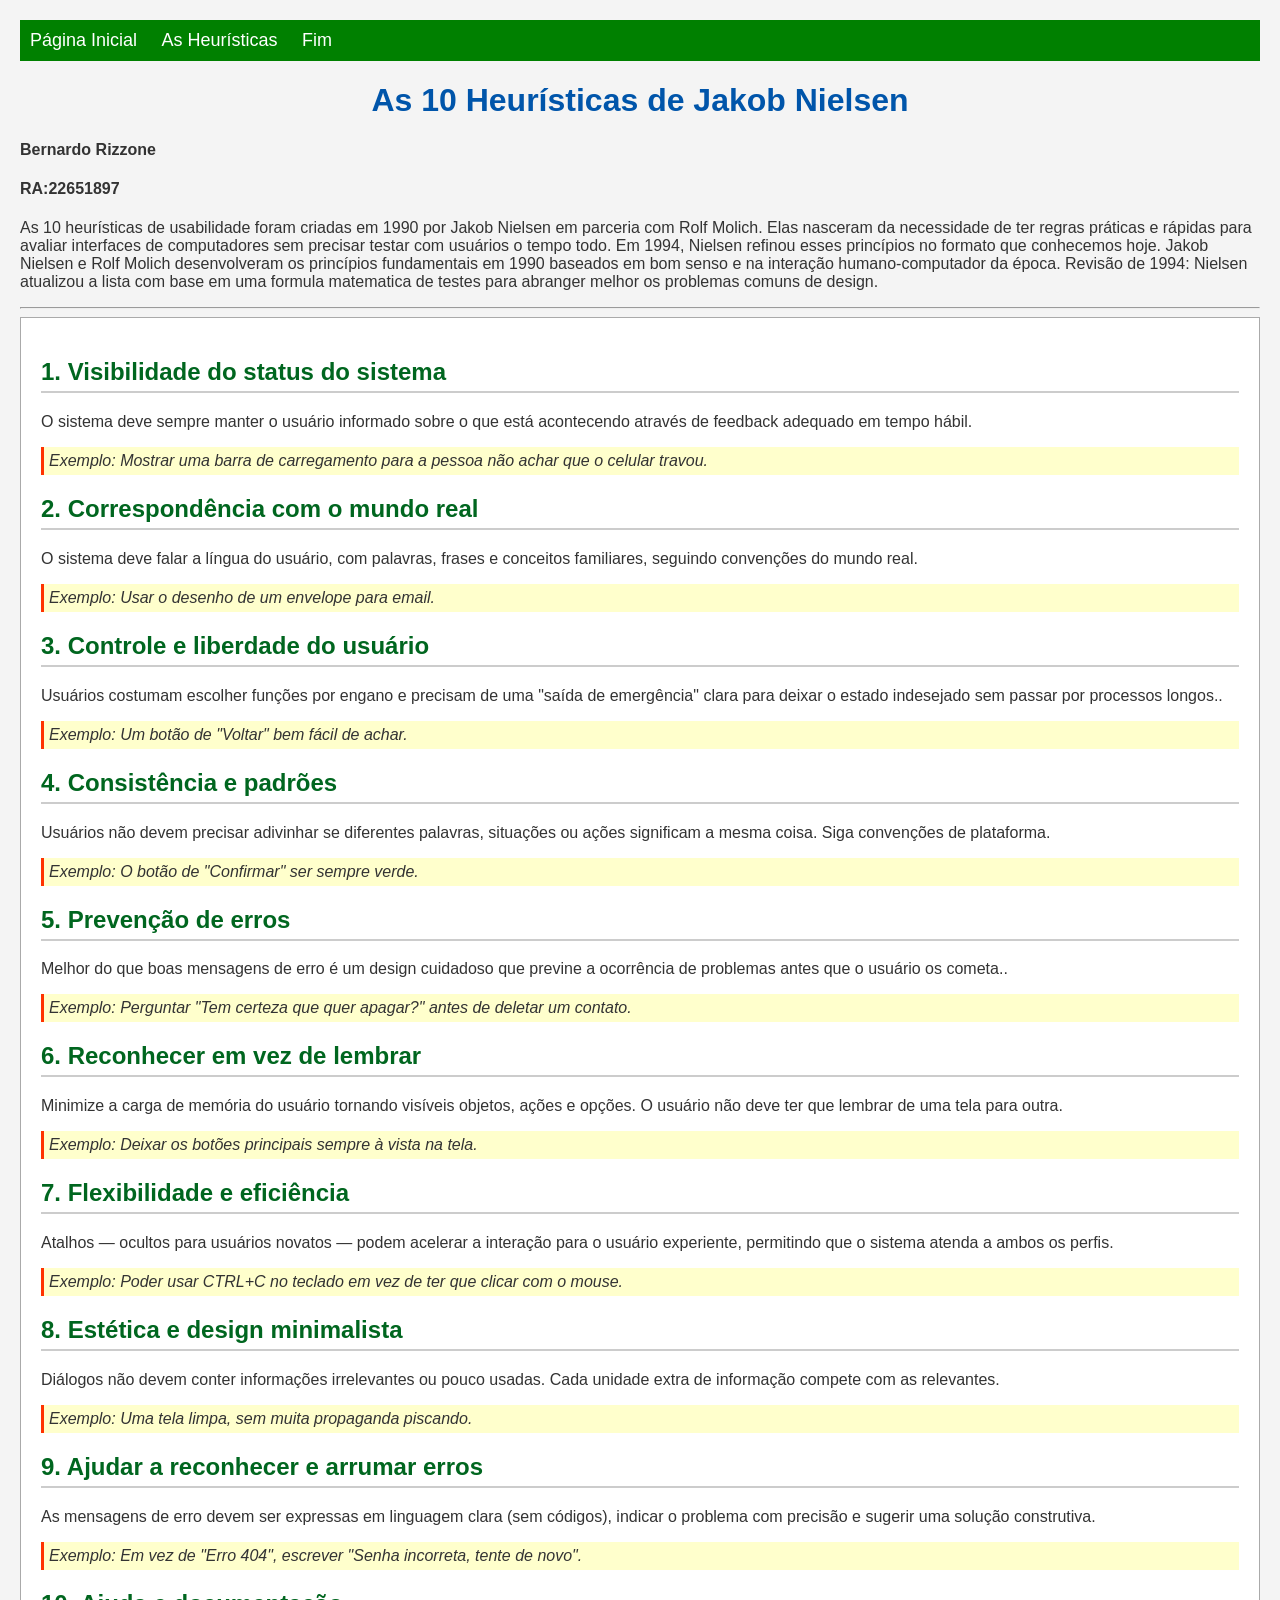
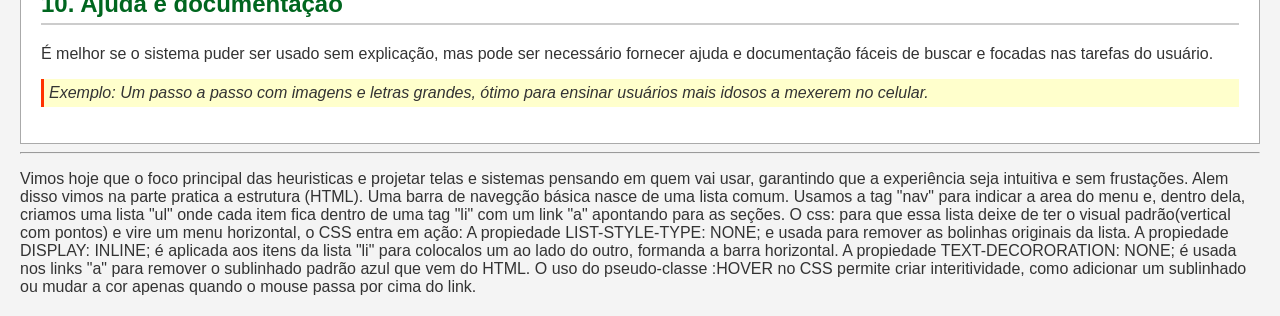
<file: Criaçäo pagina 10 heuristicas de Nielsen/index.html>
<!DOCTYPE html>
<html>
<head>
    <meta charset="UTF-8">
    <title>Trabalho - 10 Heurísticas de Nielsen</title>
    <link rel="stylesheet" type="text/css" href="style.css">
</head>
<body>


    <nav>
        <ul>
            <li><a href="#inicio">Página Inicial</a></li>
            <li><a href="#lista">As Heurísticas</a></li>
            <li><a href="#fim">Fim</a></li>
        </ul>
    </nav>

    <h1 id="inicio">As 10 Heurísticas de Jakob Nielsen</h1>
    <h4>Bernardo Rizzone</h4>
    <h4>RA:22651897</h4>
    <p>As 10 heurísticas de usabilidade foram criadas em 1990 por Jakob
Nielsen em parceria com Rolf Molich. Elas nasceram da necessidade de ter
regras práticas e rápidas para avaliar interfaces de computadores sem
precisar testar com usuários o tempo todo. Em 1994, Nielsen refinou esses
princípios no formato que conhecemos hoje. Jakob Nielsen e Rolf Molich
desenvolveram os princípios fundamentais em 1990 baseados em bom senso e
na interação humano-computador da época. Revisão de 1994: Nielsen
atualizou a lista com base em uma formula matematica de testes para
abranger melhor os problemas comuns de design. </p>

<hr>

    <div id="lista">
        <h2>1. Visibilidade do status do sistema</h2>

        <p>O sistema deve sempre manter o usuário informado sobre o que
está acontecendo através de feedback adequado em tempo hábil.</p>

        <p class="exemplo">Exemplo: Mostrar uma barra de carregamento
para a pessoa não achar que o celular travou.</p>

        <h2>2. Correspondência com o mundo real</h2>

        <p>O sistema deve falar a língua do usuário, com palavras, frases
e conceitos familiares, seguindo convenções do mundo real.</p>

        <p class="exemplo">Exemplo: Usar o desenho de um envelope para email.</p>

        <h2>3. Controle e liberdade do usuário</h2>

        <p>Usuários costumam escolher funções por engano e precisam de
uma "saída de emergência" clara para deixar o estado indesejado sem
passar por processos longos..</p>

        <p class="exemplo">Exemplo: Um botão de "Voltar" bem fácil de
achar.</p>
        <h2>4. Consistência e padrões</h2>

        <p> Usuários não devem precisar adivinhar se diferentes palavras,
situações ou ações significam a mesma coisa. Siga convenções de
plataforma.</p>

        <p class="exemplo">Exemplo: O botão de "Confirmar" ser sempre
verde.</p>
        <h2>5. Prevenção de erros</h2>

        <p>Melhor do que boas mensagens de erro é um design cuidadoso que
previne a ocorrência de problemas antes que o usuário os cometa..</p>

        <p class="exemplo">Exemplo: Perguntar "Tem certeza que quer
apagar?" antes de deletar um contato.</p>

        <h2>6. Reconhecer em vez de lembrar</h2>

        <p> Minimize a carga de memória do usuário tornando visíveis
objetos, ações e opções. O usuário não deve ter que lembrar de uma tela
para outra.</p>

        <p class="exemplo">Exemplo: Deixar os botões principais sempre à
vista na tela.</p>

        <h2>7. Flexibilidade e eficiência</h2>

        <p> Atalhos — ocultos para usuários novatos — podem acelerar a
interação para o usuário experiente, permitindo que o sistema atenda a
ambos os perfis.</p>

        <p class="exemplo">Exemplo: Poder usar CTRL+C no teclado em vez
de ter que clicar com o mouse.</p>

        <h2>8. Estética e design minimalista</h2>

        <p> Diálogos não devem conter informações irrelevantes ou pouco
usadas. Cada unidade extra de informação compete com as relevantes.</p>

        <p class="exemplo">Exemplo: Uma tela limpa, sem muita propaganda
piscando.</p>

        <h2>9. Ajudar a reconhecer e arrumar erros</h2>

        <p>As mensagens de erro devem ser expressas em linguagem clara
(sem códigos), indicar o problema com precisão e sugerir uma solução
construtiva.</p>

    <p class="exemplo">Exemplo: Em vez de "Erro 404", escrever "Senha
incorreta, tente de novo".</p>

    <h2>10. Ajuda e documentação</h2>

    <p> É melhor se o sistema puder ser usado sem explicação, mas
pode ser necessário fornecer ajuda e documentação fáceis de buscar e
focadas nas tarefas do usuário.</p>

    <p class="exemplo">Exemplo: Um passo a passo com imagens e letras
grandes, ótimo para ensinar usuários mais idosos a mexerem no
celular.</p>

    </div>
    <hr>
    <p id="fim">Vimos hoje que o foco principal das heuristicas e
projetar telas e sistemas pensando em quem vai usar, garantindo que a
experiência seja intuitiva e sem frustações. Alem disso vimos na parte
pratica a estrutura (HTML). Uma barra de navegção básica nasce de uma
lista comum. Usamos a tag "nav" para indicar a area do menu e, dentro
dela, criamos uma lista "ul" onde cada item fica dentro de uma tag "li"
com um link "a" apontando para as seções.
O css: para que essa lista deixe de ter o visual padrão(vertical
com pontos) e vire um menu horizontal, o CSS entra em ação: A propiedade
LIST-STYLE-TYPE: NONE; e usada para remover as bolinhas originais da
lista. A propiedade DISPLAY: INLINE; é aplicada aos itens da lista "li"
para colocalos um ao lado do outro, formanda a barra horizontal. A
propiedade TEXT-DECORORATION: NONE; é usada nos links "a" para remover o
sublinhado padrão azul que vem do HTML. O uso do pseudo-classe :HOVER no
CSS permite criar
interitividade, como adicionar um sublinhado ou mudar a cor
apenas quando o mouse passa por cima do link.
</p>

</body>
</html>
</file>
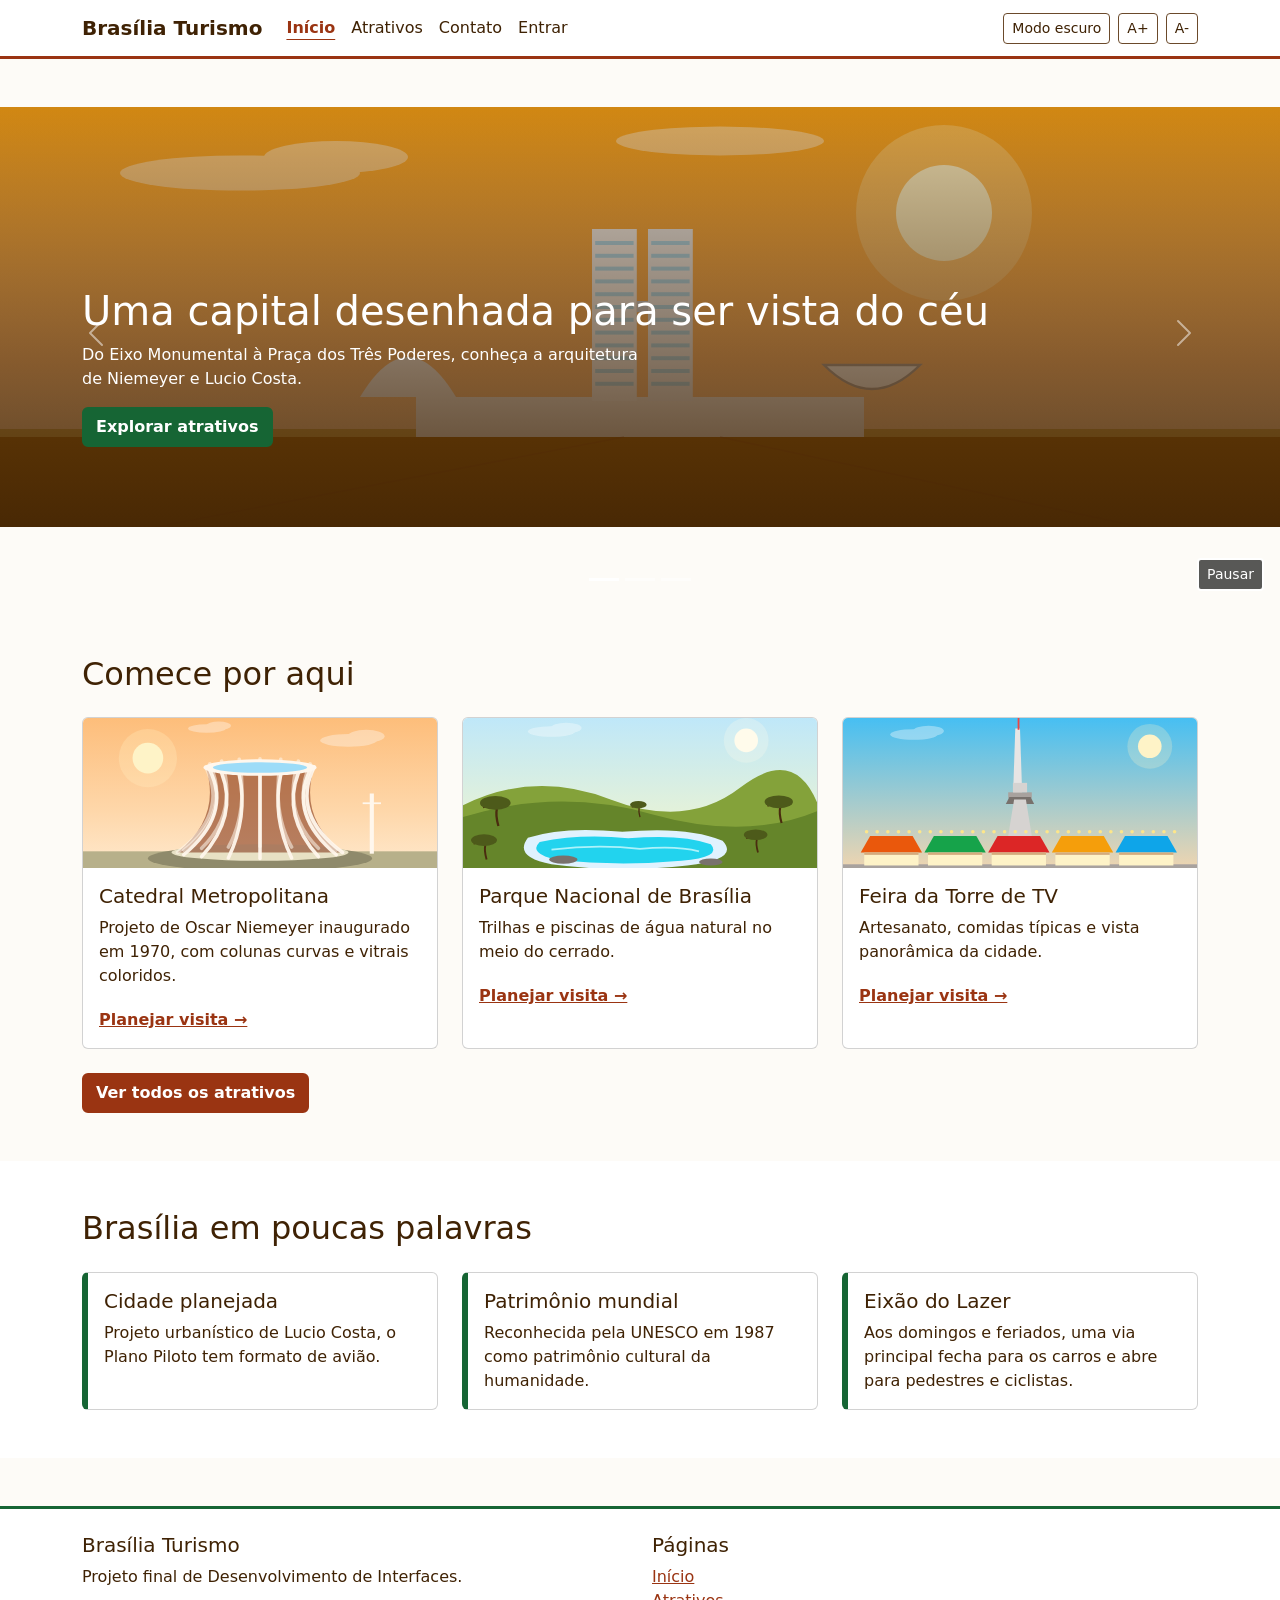
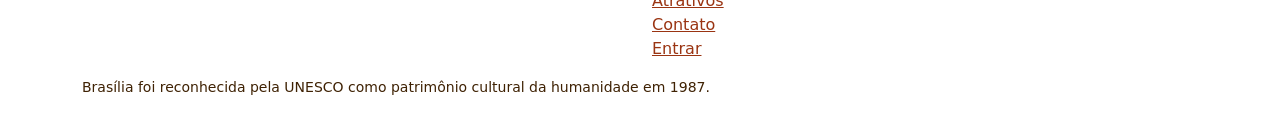
<file: projeto_final/index.html>
<!DOCTYPE html>
<html lang="pt-BR">
<head>
  <meta charset="UTF-8">
  <meta name="viewport" content="width=device-width, initial-scale=1">
  <title>Início - Brasília Turismo</title>
  <link href="https://cdn.jsdelivr.net/npm/bootstrap@5.3.3/dist/css/bootstrap.min.css" rel="stylesheet">
  <link rel="stylesheet" href="style.css">
</head>
<body>
  <a class="visually-hidden-focusable" href="#conteudo">Pular para o conteúdo</a>

  <!-- Menu -->
  <nav class="navbar navbar-expand-lg border-bottom border-3 sticky-top" id="menu">
    <div class="container">
      <a class="navbar-brand" href="index.html">Brasília Turismo</a>
      <button class="navbar-toggler" type="button" data-bs-toggle="collapse" data-bs-target="#menuNav" aria-controls="menuNav" aria-expanded="false" aria-label="Abrir menu">
        <span class="navbar-toggler-icon"></span>
      </button>
      <div class="collapse navbar-collapse" id="menuNav">
        <ul class="navbar-nav me-auto">
          <li class="nav-item"><a class="nav-link active" aria-current="page" href="index.html">Início</a></li>
          <li class="nav-item"><a class="nav-link" href="atrativos.html">Atrativos</a></li>
          <li class="nav-item"><a class="nav-link" href="contato.html">Contato</a></li>
          <li class="nav-item"><a class="nav-link" href="login.html">Entrar</a></li>
        </ul>
        <!-- Acessibilidade -->
        <div class="d-flex gap-2 my-2 my-lg-0" role="group" aria-label="Acessibilidade">
          <button class="btn btn-acess btn-outline-secondary btn-sm" id="btnTema" type="button" aria-pressed="false">Modo escuro</button>
          <button class="btn btn-acess btn-outline-secondary btn-sm" id="btnMais" type="button" aria-label="Aumentar fonte">A+</button>
          <button class="btn btn-acess btn-outline-secondary btn-sm" id="btnMenos" type="button" aria-label="Diminuir fonte">A-</button>
        </div>
      </div>
    </div>
  </nav>

  <main id="conteudo">
    <!-- Carrossel -->
    <div id="carrossel" class="carousel slide position-relative" data-bs-ride="carousel" data-bs-pause="false" aria-label="Destaques de Brasília">
      <div class="carousel-indicators">
        <button type="button" data-bs-target="#carrossel" data-bs-slide-to="0" class="active" aria-current="true" aria-label="Slide 1"></button>
        <button type="button" data-bs-target="#carrossel" data-bs-slide-to="1" aria-label="Slide 2"></button>
        <button type="button" data-bs-target="#carrossel" data-bs-slide-to="2" aria-label="Slide 3"></button>
      </div>
      <div class="carousel-inner">
        <!-- Imagens do carrossel: ver .slide1/.slide2/.slide3 no style.css -->
        <div class="carousel-item active">
          <div class="slide slide1 d-flex align-items-end">
            <div class="container">
              <h1>Uma capital desenhada para ser vista do céu</h1>
              <p class="col-md-6">Do Eixo Monumental à Praça dos Três Poderes, conheça a arquitetura de Niemeyer e Lucio Costa.</p>
              <a class="btn btn-oliva" href="atrativos.html">Explorar atrativos</a>
            </div>
          </div>
        </div>
        <div class="carousel-item">
          <div class="slide slide2 d-flex align-items-end">
            <div class="container">
              <h2>Cerrado e piscinas naturais</h2>
              <p class="col-md-6">O Parque Nacional de Brasília fica perto do centro e tem águas cristalinas para nadar.</p>
              <a class="btn btn-oliva" href="atrativos.html">Ver natureza</a>
            </div>
          </div>
        </div>
        <div class="carousel-item">
          <div class="slide slide3 d-flex align-items-end">
            <div class="container">
              <h2>O pôr do sol do Planalto</h2>
              <p class="col-md-6">Veja o céu alaranjado no Lago Paranoá, na Ponte JK ou na Torre de TV.</p>
              <a class="btn btn-oliva" href="contato.html">Planejar visita</a>
            </div>
          </div>
        </div>
      </div>
      <button class="carousel-control-prev" type="button" data-bs-target="#carrossel" data-bs-slide="prev">
        <span class="carousel-control-prev-icon" aria-hidden="true"></span>
        <span class="visually-hidden">Slide anterior</span>
      </button>
      <button class="carousel-control-next" type="button" data-bs-target="#carrossel" data-bs-slide="next">
        <span class="carousel-control-next-icon" aria-hidden="true"></span>
        <span class="visually-hidden">Próximo slide</span>
      </button>
      <button class="btn btn-sm btn-pausa" id="btnPausa" type="button">Pausar</button>
    </div>

    <!-- Cartões de destaque -->
    <section class="container py-5">
      <h2 class="mb-4">Comece por aqui</h2>
      <div class="row row-cols-1 row-cols-md-3 g-4">
        <div class="col">
          <div class="card h-100">
            <img class="thumb-img" src="img/catedral.svg" alt="Ilustração da Catedral Metropolitana de Brasília, com suas colunas curvas em forma de coroa" width="600" height="300" loading="lazy">
            <div class="card-body">
              <h3 class="h5 card-title">Catedral Metropolitana</h3>
              <p class="card-text">Projeto de Oscar Niemeyer inaugurado em 1970, com colunas curvas e vitrais coloridos.</p><a class="stretched-link fw-semibold" href="contato.html?atrativo=Catedral+Metropolitana" aria-label="Planejar visita: Catedral Metropolitana">Planejar visita &rarr;</a>
            </div>
          </div>
        </div>
        <div class="col">
          <div class="card h-100">
            <img class="thumb-img" src="img/parque-nacional.svg" alt="Ilustração de uma piscina natural cercada por vegetação do cerrado no Parque Nacional de Brasília" width="600" height="300" loading="lazy">
            <div class="card-body">
              <h3 class="h5 card-title">Parque Nacional de Brasília</h3>
              <p class="card-text">Trilhas e piscinas de água natural no meio do cerrado.</p><a class="stretched-link fw-semibold" href="contato.html?atrativo=Parque+Nacional+de+Brasília" aria-label="Planejar visita: Parque Nacional de Brasília">Planejar visita &rarr;</a>
            </div>
          </div>
        </div>
        <div class="col">
          <div class="card h-100">
            <img class="thumb-img" src="img/feira-torre-tv.svg" alt="Ilustração da Torre de TV de Brasília com as barracas coloridas da feira ao pé dela" width="600" height="300" loading="lazy">
            <div class="card-body">
              <h3 class="h5 card-title">Feira da Torre de TV</h3>
              <p class="card-text">Artesanato, comidas típicas e vista panorâmica da cidade.</p><a class="stretched-link fw-semibold" href="contato.html?atrativo=Feira+da+Torre+de+TV" aria-label="Planejar visita: Feira da Torre de TV">Planejar visita &rarr;</a>
            </div>
          </div>
        </div>
      </div>
      <a class="btn btn-terra mt-4" href="atrativos.html">Ver todos os atrativos</a>
    </section>

    <!-- Cartões explicativos -->
    <section class="faixa py-5">
      <div class="container">
        <h2 class="mb-4">Brasília em poucas palavras</h2>
        <div class="row row-cols-1 row-cols-md-3 g-4">
          <div class="col"><div class="card fato h-100"><div class="card-body"><h3 class="h5">Cidade planejada</h3><p class="card-text">Projeto urbanístico de Lucio Costa, o Plano Piloto tem formato de avião.</p></div></div></div>
          <div class="col"><div class="card fato h-100"><div class="card-body"><h3 class="h5">Patrimônio mundial</h3><p class="card-text">Reconhecida pela UNESCO em 1987 como patrimônio cultural da humanidade.</p></div></div></div>
          <div class="col"><div class="card fato h-100"><div class="card-body"><h3 class="h5">Eixão do Lazer</h3><p class="card-text">Aos domingos e feriados, uma via principal fecha para os carros e abre para pedestres e ciclistas.</p></div></div></div>
        </div>
      </div>
    </section>
  </main>

  <!-- Rodapé -->
  <footer class="mt-5 py-4 border-top border-3" id="rodape">
    <div class="container">
      <div class="row">
        <div class="col-md-6">
          <h2 class="h5">Brasília Turismo</h2>
          <p>Projeto final de Desenvolvimento de Interfaces.</p>
        </div>
        <div class="col-md-6">
          <h2 class="h5">Páginas</h2>
          <ul class="list-unstyled">
            <li><a href="index.html">Início</a></li>
            <li><a href="atrativos.html">Atrativos</a></li>
            <li><a href="contato.html">Contato</a></li>
            <li><a href="login.html">Entrar</a></li>
          </ul>
        </div>
      </div>
      <p class="small mb-0">Brasília foi reconhecida pela UNESCO como patrimônio cultural da humanidade em 1987.</p>
    </div>
  </footer>

  <script src="https://cdn.jsdelivr.net/npm/bootstrap@5.3.3/dist/js/bootstrap.bundle.min.js"></script>
  <script src="script.js"></script>
</body>
</html>
</file>
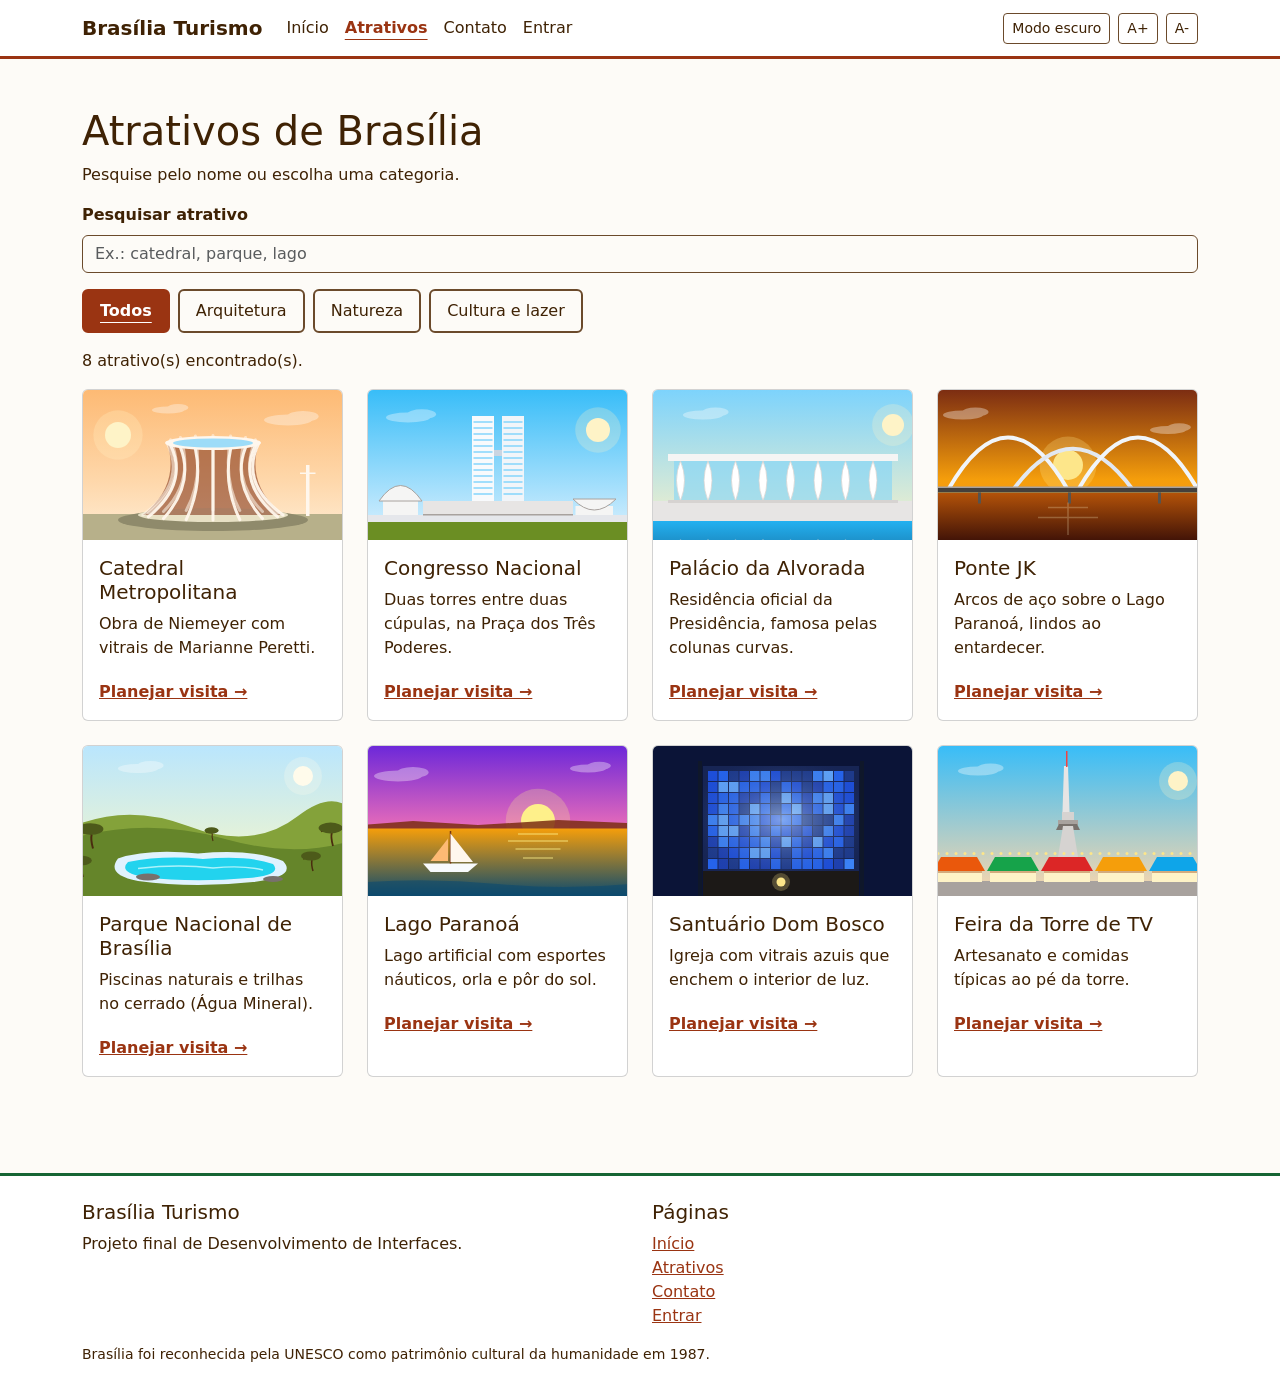
<file: projeto_final/atrativos.html>
<!DOCTYPE html>
<html lang="pt-BR">
<head>
  <meta charset="UTF-8">
  <meta name="viewport" content="width=device-width, initial-scale=1">
  <title>Atrativos - Brasília Turismo</title>
  <link href="https://cdn.jsdelivr.net/npm/bootstrap@5.3.3/dist/css/bootstrap.min.css" rel="stylesheet">
  <link rel="stylesheet" href="style.css">
</head>
<body>
  <a class="visually-hidden-focusable" href="#conteudo">Pular para o conteúdo</a>

  <!-- Menu -->
  <nav class="navbar navbar-expand-lg border-bottom border-3 sticky-top" id="menu">
    <div class="container">
      <a class="navbar-brand" href="index.html">Brasília Turismo</a>
      <button class="navbar-toggler" type="button" data-bs-toggle="collapse" data-bs-target="#menuNav" aria-controls="menuNav" aria-expanded="false" aria-label="Abrir menu">
        <span class="navbar-toggler-icon"></span>
      </button>
      <div class="collapse navbar-collapse" id="menuNav">
        <ul class="navbar-nav me-auto">
          <li class="nav-item"><a class="nav-link" href="index.html">Início</a></li>
          <li class="nav-item"><a class="nav-link active" aria-current="page" href="atrativos.html">Atrativos</a></li>
          <li class="nav-item"><a class="nav-link" href="contato.html">Contato</a></li>
          <li class="nav-item"><a class="nav-link" href="login.html">Entrar</a></li>
        </ul>
        <!-- Acessibilidade -->
        <div class="d-flex gap-2 my-2 my-lg-0" role="group" aria-label="Acessibilidade">
          <button class="btn btn-acess btn-outline-secondary btn-sm" id="btnTema" type="button" aria-pressed="false">Modo escuro</button>
          <button class="btn btn-acess btn-outline-secondary btn-sm" id="btnMais" type="button" aria-label="Aumentar fonte">A+</button>
          <button class="btn btn-acess btn-outline-secondary btn-sm" id="btnMenos" type="button" aria-label="Diminuir fonte">A-</button>
        </div>
      </div>
    </div>
  </nav>

  <main id="conteudo">
    <section class="container py-5">
      <h1>Atrativos de Brasília</h1>
      <p>Pesquise pelo nome ou escolha uma categoria.</p>

      <!-- Pesquisa -->
      <label for="busca" class="form-label fw-bold">Pesquisar atrativo</label>
      <input type="search" id="busca" class="form-control mb-3" placeholder="Ex.: catedral, parque, lago" aria-controls="lista">

      <!-- Abas / filtros -->
      <ul class="nav nav-pills gap-2 mb-3" aria-label="Categorias">
        <li class="nav-item"><button type="button" class="nav-link filtro active" data-cat="todos" aria-pressed="true">Todos</button></li>
        <li class="nav-item"><button type="button" class="nav-link filtro" data-cat="arq" aria-pressed="false">Arquitetura</button></li>
        <li class="nav-item"><button type="button" class="nav-link filtro" data-cat="nat" aria-pressed="false">Natureza</button></li>
        <li class="nav-item"><button type="button" class="nav-link filtro" data-cat="cul" aria-pressed="false">Cultura e lazer</button></li>
      </ul>
      <p id="aviso" role="status" aria-live="polite"></p>

      <div class="row row-cols-1 row-cols-md-2 row-cols-lg-4 g-4" id="lista">
        <div class="col atrativo" data-cat="arq"><div class="card h-100"><img class="thumb-img" src="img/catedral.svg" alt="Ilustração da Catedral Metropolitana de Brasília, com suas colunas curvas em forma de coroa" width="600" height="300" loading="lazy"><div class="card-body"><h2 class="h5 card-title">Catedral Metropolitana</h2><p class="card-text">Obra de Niemeyer com vitrais de Marianne Peretti.</p><a class="stretched-link fw-semibold" href="contato.html?atrativo=Catedral+Metropolitana" aria-label="Planejar visita: Catedral Metropolitana">Planejar visita &rarr;</a></div></div></div>
        <div class="col atrativo" data-cat="arq"><div class="card h-100"><img class="thumb-img" src="img/congresso.svg" alt="Ilustração do Congresso Nacional, com as duas torres entre a cúpula e a tigela" width="600" height="300" loading="lazy"><div class="card-body"><h2 class="h5 card-title">Congresso Nacional</h2><p class="card-text">Duas torres entre duas cúpulas, na Praça dos Três Poderes.</p><a class="stretched-link fw-semibold" href="contato.html?atrativo=Congresso+Nacional" aria-label="Planejar visita: Congresso Nacional">Planejar visita &rarr;</a></div></div></div>
        <div class="col atrativo" data-cat="arq"><div class="card h-100"><img class="thumb-img" src="img/alvorada.svg" alt="Ilustração do Palácio da Alvorada, com suas colunas curvas e o espelho d'água" width="600" height="300" loading="lazy"><div class="card-body"><h2 class="h5 card-title">Palácio da Alvorada</h2><p class="card-text">Residência oficial da Presidência, famosa pelas colunas curvas.</p><a class="stretched-link fw-semibold" href="contato.html?atrativo=Palácio+da+Alvorada" aria-label="Planejar visita: Palácio da Alvorada">Planejar visita &rarr;</a></div></div></div>
        <div class="col atrativo" data-cat="arq"><div class="card h-100"><img class="thumb-img" src="img/ponte-jk.svg" alt="Ilustração da Ponte JK, com seus três arcos sobre o Lago Paranoá ao entardecer" width="600" height="300" loading="lazy"><div class="card-body"><h2 class="h5 card-title">Ponte JK</h2><p class="card-text">Arcos de aço sobre o Lago Paranoá, lindos ao entardecer.</p><a class="stretched-link fw-semibold" href="contato.html?atrativo=Ponte+JK" aria-label="Planejar visita: Ponte JK">Planejar visita &rarr;</a></div></div></div>
        <div class="col atrativo" data-cat="nat"><div class="card h-100"><img class="thumb-img" src="img/parque-nacional.svg" alt="Ilustração de uma piscina natural cercada por vegetação do cerrado no Parque Nacional de Brasília" width="600" height="300" loading="lazy"><div class="card-body"><h2 class="h5 card-title">Parque Nacional de Brasília</h2><p class="card-text">Piscinas naturais e trilhas no cerrado (Água Mineral).</p><a class="stretched-link fw-semibold" href="contato.html?atrativo=Parque+Nacional+de+Brasília" aria-label="Planejar visita: Parque Nacional de Brasília">Planejar visita &rarr;</a></div></div></div>
        <div class="col atrativo" data-cat="nat"><div class="card h-100"><img class="thumb-img" src="img/lago-paranoa.svg" alt="Ilustração de um veleiro no Lago Paranoá durante o pôr do sol" width="600" height="300" loading="lazy"><div class="card-body"><h2 class="h5 card-title">Lago Paranoá</h2><p class="card-text">Lago artificial com esportes náuticos, orla e pôr do sol.</p><a class="stretched-link fw-semibold" href="contato.html?atrativo=Lago+Paranoá" aria-label="Planejar visita: Lago Paranoá">Planejar visita &rarr;</a></div></div></div>
        <div class="col atrativo" data-cat="cul"><div class="card h-100"><img class="thumb-img" src="img/dom-bosco.svg" alt="Ilustração dos vitrais azuis do Santuário Dom Bosco" width="600" height="300" loading="lazy"><div class="card-body"><h2 class="h5 card-title">Santuário Dom Bosco</h2><p class="card-text">Igreja com vitrais azuis que enchem o interior de luz.</p><a class="stretched-link fw-semibold" href="contato.html?atrativo=Santuário+Dom+Bosco" aria-label="Planejar visita: Santuário Dom Bosco">Planejar visita &rarr;</a></div></div></div>
        <div class="col atrativo" data-cat="cul"><div class="card h-100"><img class="thumb-img" src="img/feira-torre-tv.svg" alt="Ilustração da Torre de TV de Brasília com as barracas coloridas da feira ao pé dela" width="600" height="300" loading="lazy"><div class="card-body"><h2 class="h5 card-title">Feira da Torre de TV</h2><p class="card-text">Artesanato e comidas típicas ao pé da torre.</p><a class="stretched-link fw-semibold" href="contato.html?atrativo=Feira+da+Torre+de+TV" aria-label="Planejar visita: Feira da Torre de TV">Planejar visita &rarr;</a></div></div></div>
      </div>
    </section>
  </main>

  <!-- Rodapé -->
  <footer class="mt-5 py-4 border-top border-3" id="rodape">
    <div class="container">
      <div class="row">
        <div class="col-md-6">
          <h2 class="h5">Brasília Turismo</h2>
          <p>Projeto final de Desenvolvimento de Interfaces.</p>
        </div>
        <div class="col-md-6">
          <h2 class="h5">Páginas</h2>
          <ul class="list-unstyled">
            <li><a href="index.html">Início</a></li>
            <li><a href="atrativos.html">Atrativos</a></li>
            <li><a href="contato.html">Contato</a></li>
            <li><a href="login.html">Entrar</a></li>
          </ul>
        </div>
      </div>
      <p class="small mb-0">Brasília foi reconhecida pela UNESCO como patrimônio cultural da humanidade em 1987.</p>
    </div>
  </footer>

  <script src="https://cdn.jsdelivr.net/npm/bootstrap@5.3.3/dist/js/bootstrap.bundle.min.js"></script>
  <script src="script.js"></script>
</body>
</html>
</file>
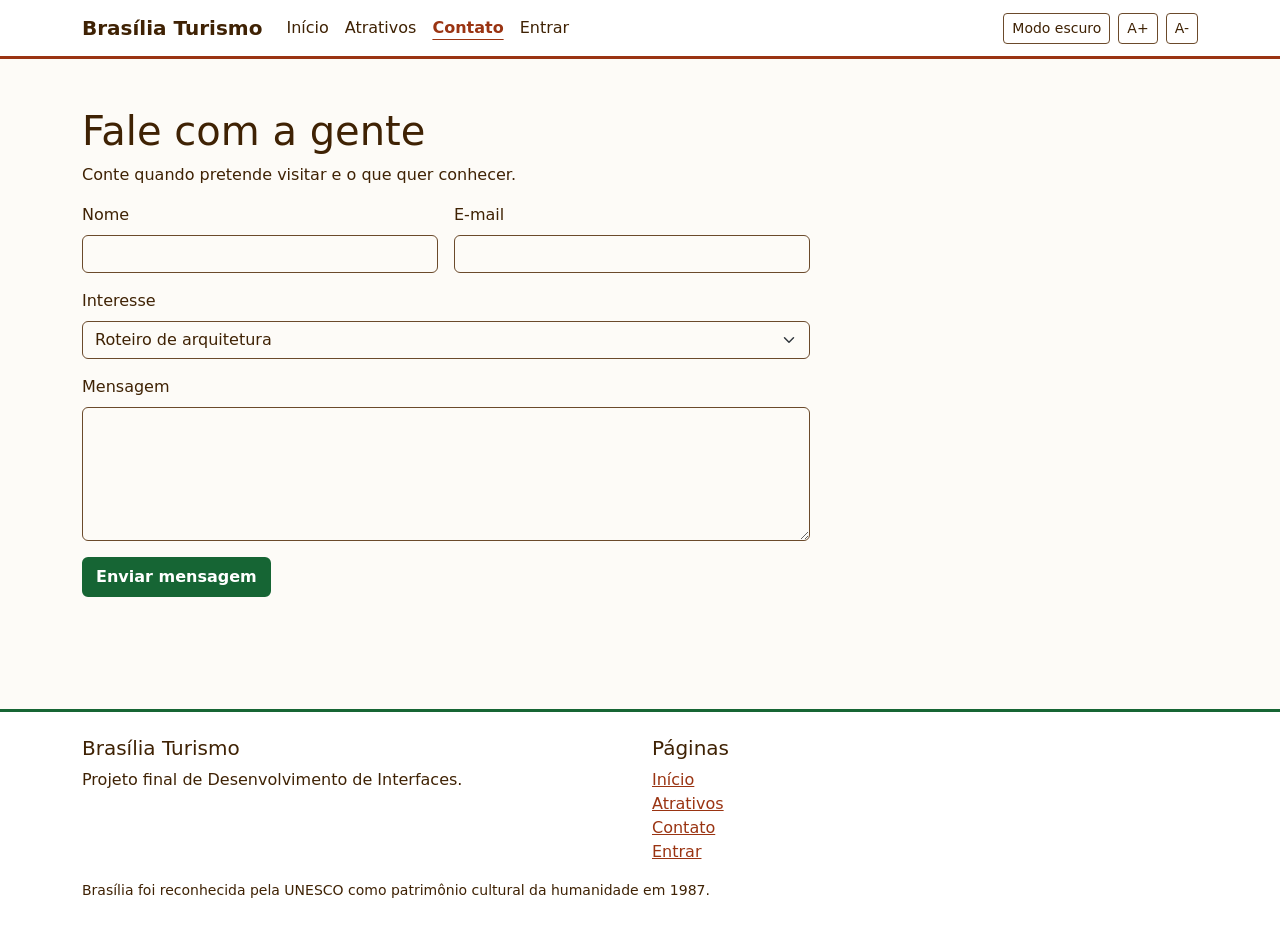
<file: projeto_final/contato.html>
<!DOCTYPE html>
<html lang="pt-BR">
<head>
  <meta charset="UTF-8">
  <meta name="viewport" content="width=device-width, initial-scale=1">
  <title>Contato - Brasília Turismo</title>
  <link href="https://cdn.jsdelivr.net/npm/bootstrap@5.3.3/dist/css/bootstrap.min.css" rel="stylesheet">
  <link rel="stylesheet" href="style.css">
</head>
<body>
  <a class="visually-hidden-focusable" href="#conteudo">Pular para o conteúdo</a>

  <!-- Menu -->
  <nav class="navbar navbar-expand-lg border-bottom border-3 sticky-top" id="menu">
    <div class="container">
      <a class="navbar-brand" href="index.html">Brasília Turismo</a>
      <button class="navbar-toggler" type="button" data-bs-toggle="collapse" data-bs-target="#menuNav" aria-controls="menuNav" aria-expanded="false" aria-label="Abrir menu">
        <span class="navbar-toggler-icon"></span>
      </button>
      <div class="collapse navbar-collapse" id="menuNav">
        <ul class="navbar-nav me-auto">
          <li class="nav-item"><a class="nav-link" href="index.html">Início</a></li>
          <li class="nav-item"><a class="nav-link" href="atrativos.html">Atrativos</a></li>
          <li class="nav-item"><a class="nav-link active" aria-current="page" href="contato.html">Contato</a></li>
          <li class="nav-item"><a class="nav-link" href="login.html">Entrar</a></li>
        </ul>
        <!-- Acessibilidade -->
        <div class="d-flex gap-2 my-2 my-lg-0" role="group" aria-label="Acessibilidade">
          <button class="btn btn-acess btn-outline-secondary btn-sm" id="btnTema" type="button" aria-pressed="false">Modo escuro</button>
          <button class="btn btn-acess btn-outline-secondary btn-sm" id="btnMais" type="button" aria-label="Aumentar fonte">A+</button>
          <button class="btn btn-acess btn-outline-secondary btn-sm" id="btnMenos" type="button" aria-label="Diminuir fonte">A-</button>
        </div>
      </div>
    </div>
  </nav>

  <main id="conteudo">
    <section class="container py-5">
      <h1>Fale com a gente</h1>
      <p>Conte quando pretende visitar e o que quer conhecer.</p>
      <div class="alert alert-info d-none col-lg-8" id="avisoAtrativo" role="status"></div>

      <form class="needs-validation row g-3 col-lg-8" novalidate>
        <div class="col-md-6">
          <label for="nome" class="form-label">Nome</label>
          <input type="text" class="form-control" id="nome" autocomplete="name" required>
          <div class="invalid-feedback">Digite seu nome.</div>
        </div>
        <div class="col-md-6">
          <label for="email" class="form-label">E-mail</label>
          <input type="email" class="form-control" id="email" autocomplete="email" required>
          <div class="invalid-feedback">Digite um e-mail válido, como nome@exemplo.com.</div>
        </div>
        <div class="col-12">
          <label for="interesse" class="form-label">Interesse</label>
          <select class="form-select" id="interesse">
            <option>Roteiro de arquitetura</option>
            <option>Natureza e trilhas</option>
            <option>Gastronomia</option>
            <option>Outro</option>
          </select>
        </div>
        <div class="col-12">
          <label for="mensagem" class="form-label">Mensagem</label>
          <textarea class="form-control" id="mensagem" rows="5" required></textarea>
          <div class="invalid-feedback">Escreva sua mensagem.</div>
        </div>
        <div class="col-12">
          <button type="submit" class="btn btn-oliva">Enviar mensagem</button>
        </div>
        <div class="col-12">
          <div class="alert alert-success sucesso d-none" role="status">Mensagem enviada! Responderemos em breve.</div>
        </div>
      </form>
    </section>
  </main>

  <!-- Rodapé -->
  <footer class="mt-5 py-4 border-top border-3" id="rodape">
    <div class="container">
      <div class="row">
        <div class="col-md-6">
          <h2 class="h5">Brasília Turismo</h2>
          <p>Projeto final de Desenvolvimento de Interfaces.</p>
        </div>
        <div class="col-md-6">
          <h2 class="h5">Páginas</h2>
          <ul class="list-unstyled">
            <li><a href="index.html">Início</a></li>
            <li><a href="atrativos.html">Atrativos</a></li>
            <li><a href="contato.html">Contato</a></li>
            <li><a href="login.html">Entrar</a></li>
          </ul>
        </div>
      </div>
      <p class="small mb-0">Brasília foi reconhecida pela UNESCO como patrimônio cultural da humanidade em 1987.</p>
    </div>
  </footer>

  <script src="https://cdn.jsdelivr.net/npm/bootstrap@5.3.3/dist/js/bootstrap.bundle.min.js"></script>
  <script src="script.js"></script>
</body>
</html>
</file>
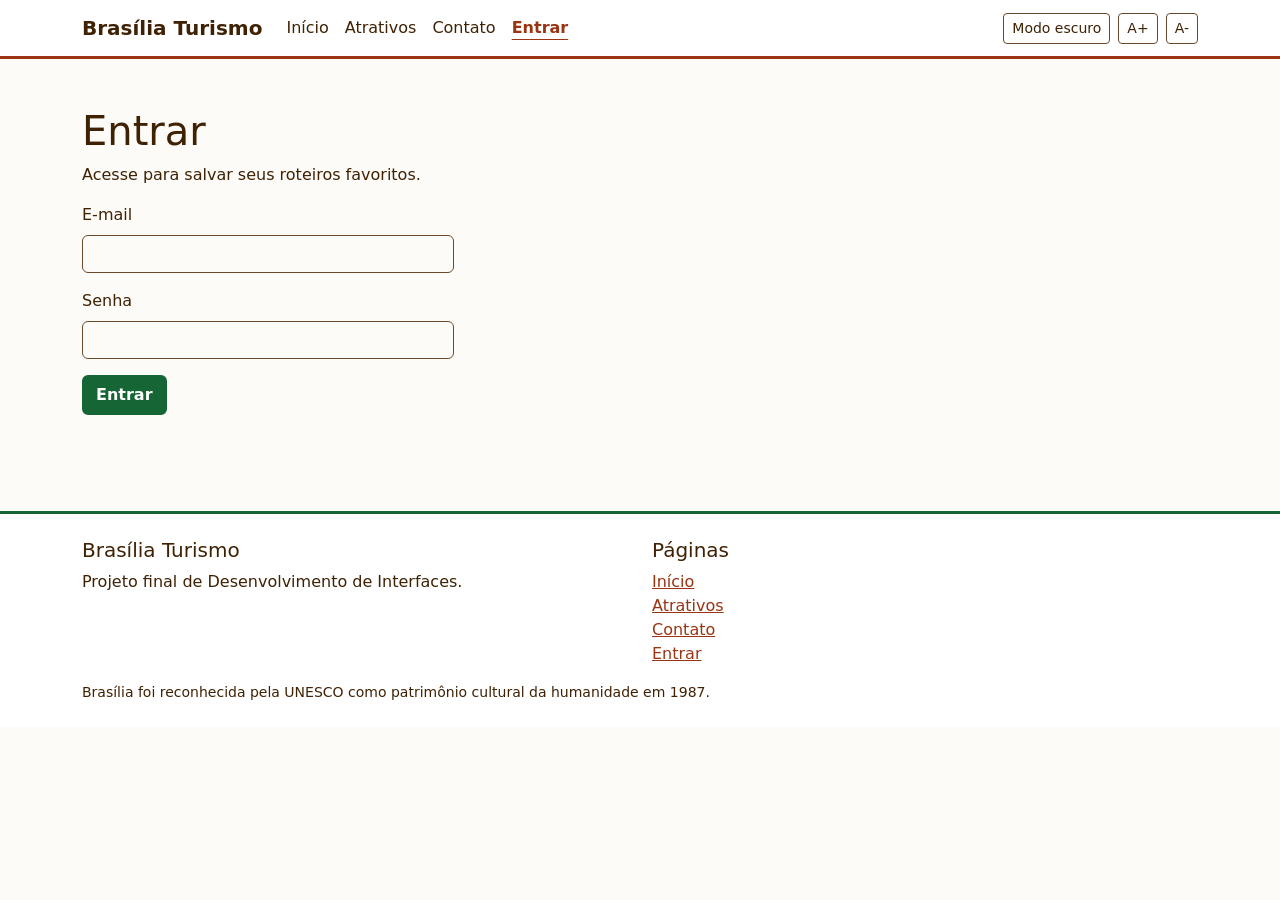
<file: projeto_final/login.html>
<!DOCTYPE html>
<html lang="pt-BR">
<head>
  <meta charset="UTF-8">
  <meta name="viewport" content="width=device-width, initial-scale=1">
  <title>Entrar - Brasília Turismo</title>
  <link href="https://cdn.jsdelivr.net/npm/bootstrap@5.3.3/dist/css/bootstrap.min.css" rel="stylesheet">
  <link rel="stylesheet" href="style.css">
</head>
<body>
  <a class="visually-hidden-focusable" href="#conteudo">Pular para o conteúdo</a>

  <!-- Menu -->
  <nav class="navbar navbar-expand-lg border-bottom border-3 sticky-top" id="menu">
    <div class="container">
      <a class="navbar-brand" href="index.html">Brasília Turismo</a>
      <button class="navbar-toggler" type="button" data-bs-toggle="collapse" data-bs-target="#menuNav" aria-controls="menuNav" aria-expanded="false" aria-label="Abrir menu">
        <span class="navbar-toggler-icon"></span>
      </button>
      <div class="collapse navbar-collapse" id="menuNav">
        <ul class="navbar-nav me-auto">
          <li class="nav-item"><a class="nav-link" href="index.html">Início</a></li>
          <li class="nav-item"><a class="nav-link" href="atrativos.html">Atrativos</a></li>
          <li class="nav-item"><a class="nav-link" href="contato.html">Contato</a></li>
          <li class="nav-item"><a class="nav-link active" aria-current="page" href="login.html">Entrar</a></li>
        </ul>
        <!-- Acessibilidade -->
        <div class="d-flex gap-2 my-2 my-lg-0" role="group" aria-label="Acessibilidade">
          <button class="btn btn-acess btn-outline-secondary btn-sm" id="btnTema" type="button" aria-pressed="false">Modo escuro</button>
          <button class="btn btn-acess btn-outline-secondary btn-sm" id="btnMais" type="button" aria-label="Aumentar fonte">A+</button>
          <button class="btn btn-acess btn-outline-secondary btn-sm" id="btnMenos" type="button" aria-label="Diminuir fonte">A-</button>
        </div>
      </div>
    </div>
  </nav>

  <main id="conteudo">
    <section class="container py-5">
      <h1>Entrar</h1>
      <p>Acesse para salvar seus roteiros favoritos.</p>

      <form class="needs-validation col-md-6 col-lg-4" novalidate>
        <div class="mb-3">
          <label for="loginEmail" class="form-label">E-mail</label>
          <input type="email" class="form-control" id="loginEmail" autocomplete="username" required>
          <div class="invalid-feedback">Digite um e-mail válido.</div>
        </div>
        <div class="mb-3">
          <label for="loginSenha" class="form-label">Senha</label>
          <input type="password" class="form-control" id="loginSenha" autocomplete="current-password" minlength="6" required>
          <div class="invalid-feedback">A senha precisa ter pelo menos 6 caracteres.</div>
        </div>
        <button type="submit" class="btn btn-oliva">Entrar</button>
        <div class="alert alert-success sucesso d-none mt-3" role="status">Login simulado com sucesso (só demonstração).</div>
      </form>
    </section>
  </main>

  <!-- Rodapé -->
  <footer class="mt-5 py-4 border-top border-3" id="rodape">
    <div class="container">
      <div class="row">
        <div class="col-md-6">
          <h2 class="h5">Brasília Turismo</h2>
          <p>Projeto final de Desenvolvimento de Interfaces.</p>
        </div>
        <div class="col-md-6">
          <h2 class="h5">Páginas</h2>
          <ul class="list-unstyled">
            <li><a href="index.html">Início</a></li>
            <li><a href="atrativos.html">Atrativos</a></li>
            <li><a href="contato.html">Contato</a></li>
            <li><a href="login.html">Entrar</a></li>
          </ul>
        </div>
      </div>
      <p class="small mb-0">Brasília foi reconhecida pela UNESCO como patrimônio cultural da humanidade em 1987.</p>
    </div>
  </footer>

  <script src="https://cdn.jsdelivr.net/npm/bootstrap@5.3.3/dist/js/bootstrap.bundle.min.js"></script>
  <script src="script.js"></script>
</body>
</html>
</file>
<file: Criaçäo pagina 10 heuristicas de Nielsen/style.css>
body 
{
font-family: Arial, sans-serif;
background-color: #f4f4f4;
color: #333333;
margin: 20px;
}

nav 
{
background-color: #008000;
padding: 10px;
}

nav ul 
{
list-style-type: none;
margin: 0;
padding: 0;
}

nav li 
{
display: inline;
margin-right: 20px;
}

nav a 
{
color: white;
text-decoration: none;
font-size: 18px;
}

nav a:hover 
{
text-decoration: underline;
}

h1 
{
color: #0055aa;
text-align: center;
}

h2 
{
color: #00661f;
border-bottom: 2px solid #cccccc;
padding-bottom: 5px;
}

#lista 
{
background-color: white;
padding: 20px;
border: 1px solid #aaaaaa;
}

.exemplo 
{
background-color: #ffffcc;
font-style: italic;
padding: 5px;
border-left: 3px solid #ff3300;

}
</file>
<file: projeto_final/style.css>
/* Cores do site (paleta da Parte A) */
:root{
  --fundo:#FDFBF7;       /* Areia Suave */
  --superficie:#FFFFFF;
  --texto:#3F2204;       /* Marrom Café */
  --terra:#9A3412;       /* Terra Cota / Siena */
  --on-terra:#FFFFFF;
  --oliva:#166534;       /* Verde Oliva */
  --on-oliva:#FFFFFF;
  --borda:#6B4A2B;
}
/* Modo escuro: mesmas cores, mais claras, pra ter contraste no fundo escuro */
[data-bs-theme="dark"]{
  --fundo:#1C1917;
  --superficie:#292524;
  --texto:#FDFBF7;
  --terra:#FB923C;
  --on-terra:#1C1917;
  --oliva:#4ADE80;
  --on-oliva:#1C1917;
  --borda:#D6CFC7;
}

/* Sobrescrevendo o Bootstrap com as nossas cores */
body{--bs-body-bg:var(--fundo);--bs-body-color:var(--texto)}
a:not(.btn):not(.nav-link):not(.navbar-brand){color:var(--terra)}
:focus-visible{outline:3px solid var(--terra);outline-offset:2px}

.navbar{--bs-navbar-color:var(--texto);--bs-navbar-hover-color:var(--terra);--bs-navbar-active-color:var(--terra);--bs-navbar-brand-color:var(--texto);--bs-navbar-brand-hover-color:var(--terra);--bs-navbar-toggler-border-color:var(--borda)}
#menu{background:var(--superficie);border-color:var(--terra)!important}
[data-bs-theme="dark"] .navbar-toggler-icon{filter:invert(1)}
.navbar-brand{font-weight:700}
.nav-link.active{font-weight:700;text-decoration:underline;text-underline-offset:6px}

/* Botões */
.btn-terra,.btn-oliva{border-width:2px;font-weight:600}
.btn-terra{--bs-btn-bg:var(--terra);--bs-btn-border-color:var(--terra);--bs-btn-color:var(--on-terra);--bs-btn-hover-bg:var(--terra);--bs-btn-hover-border-color:var(--terra);--bs-btn-hover-color:var(--on-terra);--bs-btn-active-bg:var(--terra);--bs-btn-active-color:var(--on-terra);--bs-btn-active-border-color:var(--terra)}
.btn-oliva{--bs-btn-bg:var(--oliva);--bs-btn-border-color:var(--oliva);--bs-btn-color:var(--on-oliva);--bs-btn-hover-bg:var(--oliva);--bs-btn-hover-border-color:var(--oliva);--bs-btn-hover-color:var(--on-oliva);--bs-btn-active-bg:var(--oliva);--bs-btn-active-color:var(--on-oliva);--bs-btn-active-border-color:var(--oliva)}
.btn-terra:hover,.btn-oliva:hover{filter:brightness(1.12)}
.btn-acess{--bs-btn-color:var(--texto);--bs-btn-border-color:var(--borda);--bs-btn-hover-color:var(--texto);--bs-btn-hover-bg:var(--fundo);--bs-btn-hover-border-color:var(--terra);--bs-btn-active-color:var(--texto);--bs-btn-active-bg:var(--fundo)}

/* Cartões */
.card{--bs-card-bg:var(--superficie)}
.faixa{background:var(--superficie)}
.fato{border-left:6px solid var(--oliva)}
.thumb{height:150px;display:flex;align-items:flex-end;padding:.75rem;color:#fff;font-weight:700}
.thumb-img{display:block;width:100%;height:150px;object-fit:cover;border-radius:var(--bs-card-inner-border-radius) var(--bs-card-inner-border-radius) 0 0}
.thumb-arq{background:linear-gradient(135deg,#9A3412,#451A03)}
.thumb-nat{background:linear-gradient(135deg,#166534,#052E16)}
.thumb-cul{background:linear-gradient(135deg,#B45309,#3F2204)}

/* Carrossel: imagem de fundo com degradê escuro por cima para garantir contraste do texto branco */
.slide{min-height:420px;padding-top:3rem;padding-bottom:5rem;color:#fff}
.slide{background-size:cover;background-position:center}
.slide1{background-image:linear-gradient(180deg,rgba(63,34,4,.2),rgba(63,34,4,.9)),url(img/hero-eixo.svg)}
.slide2{background-image:linear-gradient(180deg,rgba(0,0,0,.1),rgba(20,50,30,.92)),url(img/hero-cerrado.svg)}
.slide3{background-image:linear-gradient(180deg,rgba(0,0,0,.1),rgba(40,20,5,.92)),url(img/hero-por-do-sol.svg)}
.btn-pausa{position:absolute;right:1rem;bottom:1rem;z-index:5;background:rgba(0,0,0,.65);color:#fff;border:2px solid #fff}

/* Formulários: borda mais escura pra passar no contraste (WCAG 1.4.11) */
.form-control,.form-select{border-color:var(--borda)}
.invalid-feedback{color:var(--terra);font-weight:600}

/* Abas de filtro */
.nav-pills{--bs-nav-pills-link-active-bg:var(--terra);--bs-nav-pills-link-active-color:var(--on-terra);--bs-nav-link-color:var(--texto)}
.nav-pills .nav-link{border:2px solid var(--borda)}
.nav-pills .nav-link.active{border-color:var(--terra)}

#rodape{background:var(--superficie);border-color:var(--oliva)!important}

/* Cartões clicáveis (link estendido) */
.card:has(.stretched-link):hover{border-color:var(--terra);box-shadow:0 .25rem .75rem rgba(0,0,0,.15)}
.card:has(.stretched-link:focus-visible){outline:3px solid var(--terra);outline-offset:2px}
.card-body .stretched-link{display:inline-block;margin-top:.25rem}
</file>
